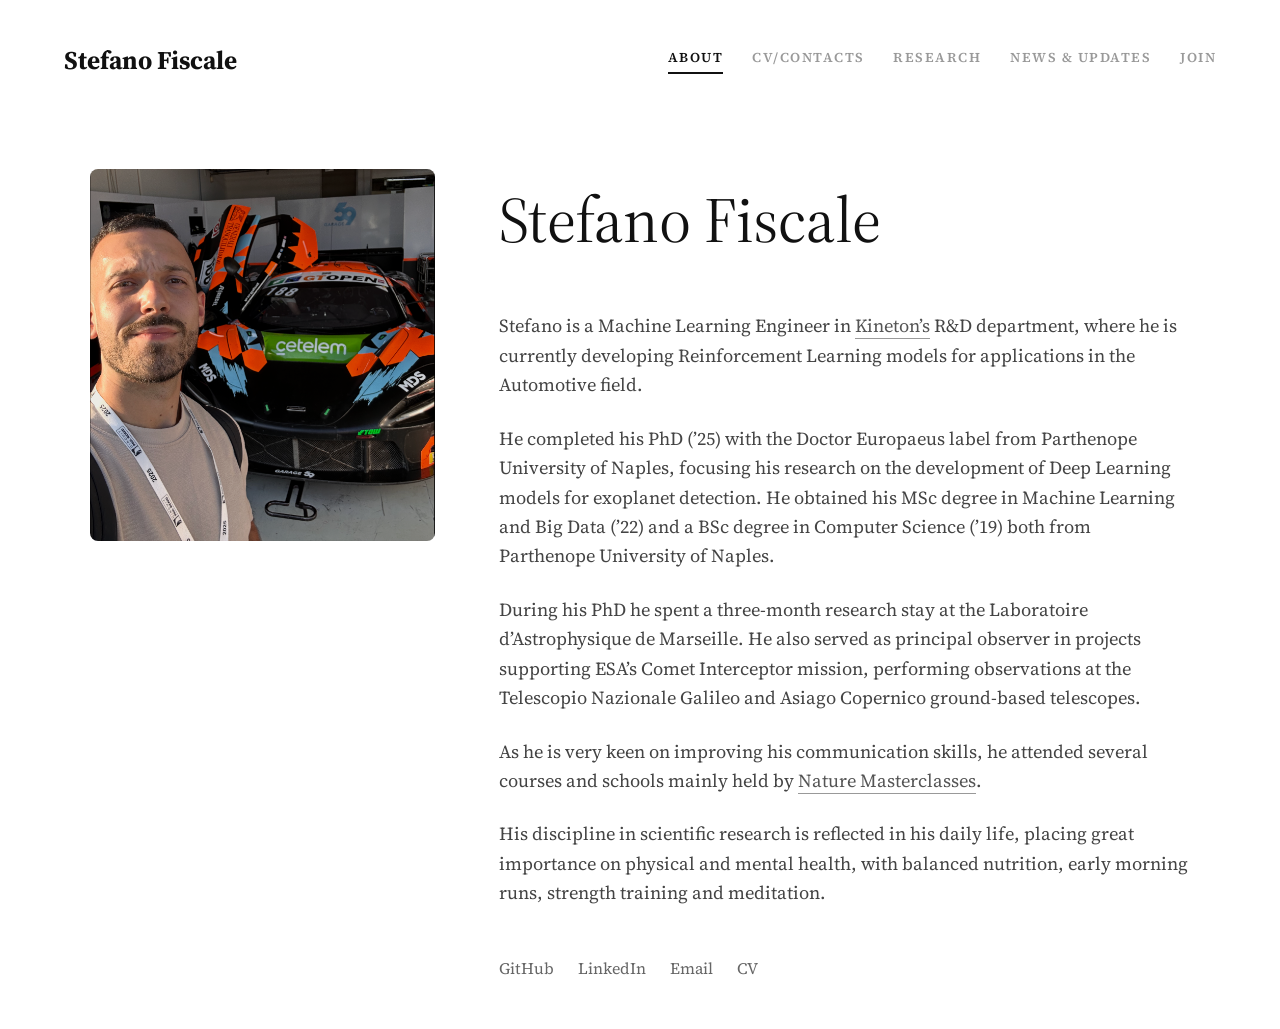
<file: index.html>
<!DOCTYPE html>
<html lang="en">
<head>
    <meta charset="UTF-8">
    <meta name="viewport" content="width=device-width, initial-scale=1.0">
    <title>Stefano Fiscale</title>
    
	<link rel="stylesheet" href="assets/css/main.css">
</head>
<body>

    <header>
        <a href="index.html" class="logo">Stefano Fiscale</a>
        <nav>
            
            <a href="index.html" class="active">About</a>
            <a href="cv.html">CV/Contacts</a>
            <a href="research.html">Research</a>
            <a href="news.html">News & Updates</a>
            <a href="join.html">Join</a>
        </nav>
    </header>

    <main>
        <div class="sidebar">
            <img src="images/2025-12-09_profile_img.png" alt="Stefano Fiscale">
        </div>
        
        <div class="content">
            <h1>Stefano Fiscale</h1>

            <p>
				Stefano is a Machine Learning Engineer in <a href="https://www.kineton.it/innovation-lab/" target="_blank">Kineton’s</a> R&D department, 
				where he is currently developing Reinforcement Learning models for applications in the Automotive field.
			</p>
            
            <p>
				He completed his PhD (’25) with the Doctor Europaeus label from Parthenope University of Naples, focusing his research on the development 
				of Deep Learning models for exoplanet detection. He obtained his MSc degree in Machine Learning and Big Data (’22) and a BSc degree in 
				Computer Science (’19) both from Parthenope University of Naples.
			</p>
            
            <p>
				During his PhD he spent a three-month research stay at the Laboratoire d’Astrophysique de Marseille. He also served as principal observer 
				in projects supporting ESA’s Comet Interceptor mission, performing observations at the Telescopio Nazionale Galileo and Asiago Copernico 
				ground-based telescopes. 
			</p>
            
            <p>
				As he is very keen on improving his communication skills, he attended several courses and schools mainly held by
				<a href="https://masterclasses.nature.com/" target="_blank">Nature Masterclasses</a>.
			</p>

			<p>
				His discipline in scientific research is reflected in his daily life, placing great importance on physical and mental health, 
				with balanced nutrition, early morning runs, strength training and meditation.
			</p>
            <div class="social-links">
                <a href="https://github.com/stefanofisc" target="_blank">GitHub</a>
                <a href="https://www.linkedin.com/in/stefano-fiscale-236322355" target="_blank">LinkedIn</a>
                <a href="mailto:stefano.fiscale.work@gmail.com">Email</a>
                <a href="https://drive.google.com/file/d/1MNudLSuUvdtPojoa0FHg28A_SY5tFzfO/view?usp=sharing" target="_blank">CV</a>
            </div>
        </div>
    </main>

</body>
</html>
</file>
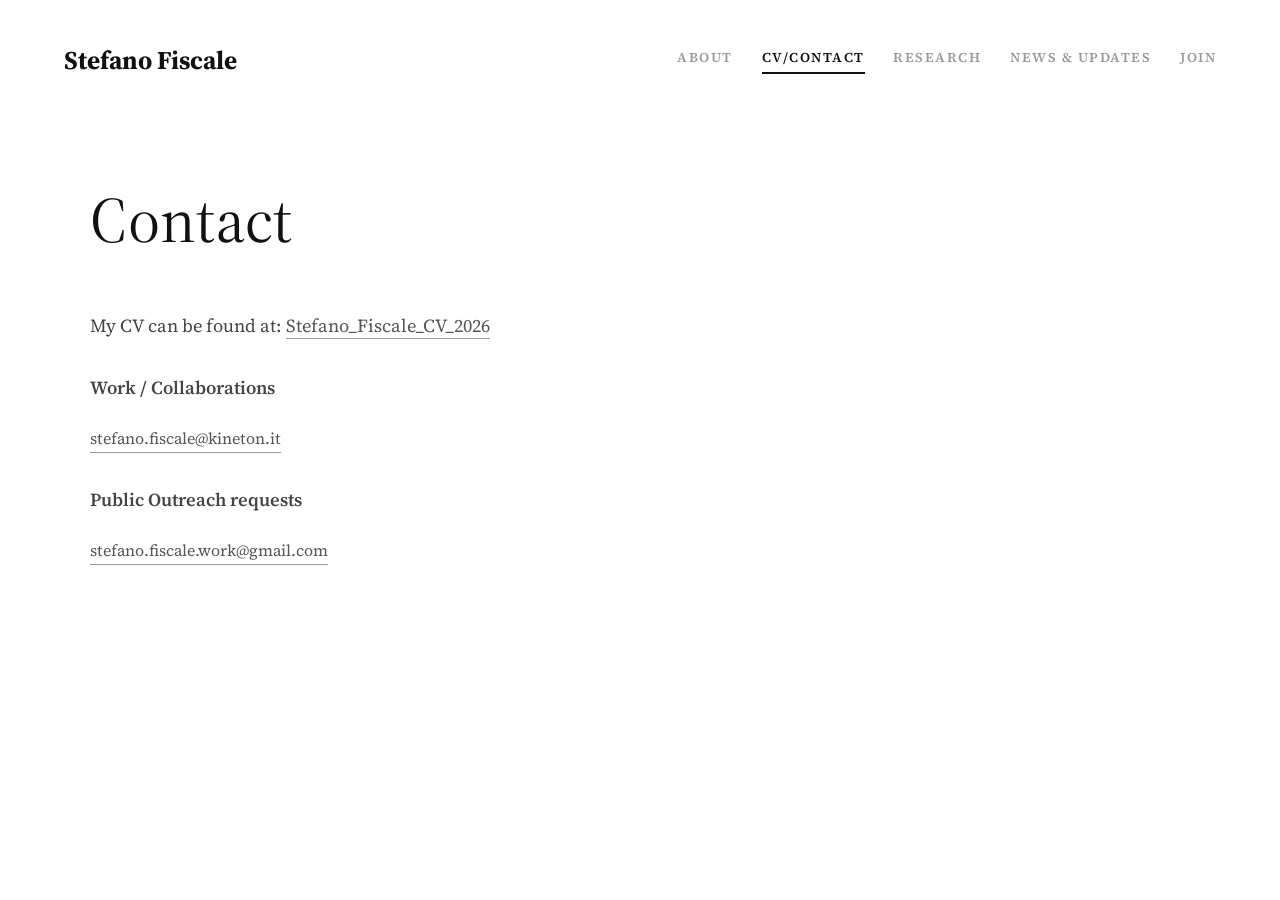
<file: cv.html>
<!DOCTYPE html>
<html lang="en">
<head>
    <meta charset="UTF-8">
    <meta name="viewport" content="width=device-width, initial-scale=1.0">
    <title>Contact</title>
    
    <link rel="stylesheet" href="assets/css/main.css">
</head>

<body>

    <header>
        <a href="index.html" class="logo">Stefano Fiscale</a>
        <nav>
            <a href="index.html">About</a>
            <a href="cv.html" class="active">CV/Contact</a>
            <a href="research.html">Research</a>
            <a href="news.html">News & Updates</a>
            <a href="join.html">Join</a>
        </nav>
    </header>

    <main>
        <div class="content">
            
            <h1 class="page-title">Contact</h1>
            
            <p>
                My CV can be found at: 
                <a href="https://drive.google.com/file/d/1MNudLSuUvdtPojoa0FHg28A_SY5tFzfO/view?usp=sharing" target="_blank">Stefano_Fiscale_CV_2026</a>
            </p>

            <p class="contact-heading">Work / Collaborations</p>
            <div class="contact-links">
                <a href="mailto:stefano.fiscale@kineton.it" class="contact-email">
                    stefano.fiscale@kineton.it
                </a>
            </div>

            <p class="contact-heading">Public Outreach requests</p>
            <div class="contact-links">
                <a href="mailto:stefano.fiscale.work@gmail.com" class="contact-email">
                    stefano.fiscale.work@gmail.com
                </a>
            </div>
        </div>
    </main>

</body>
</html>
</file>
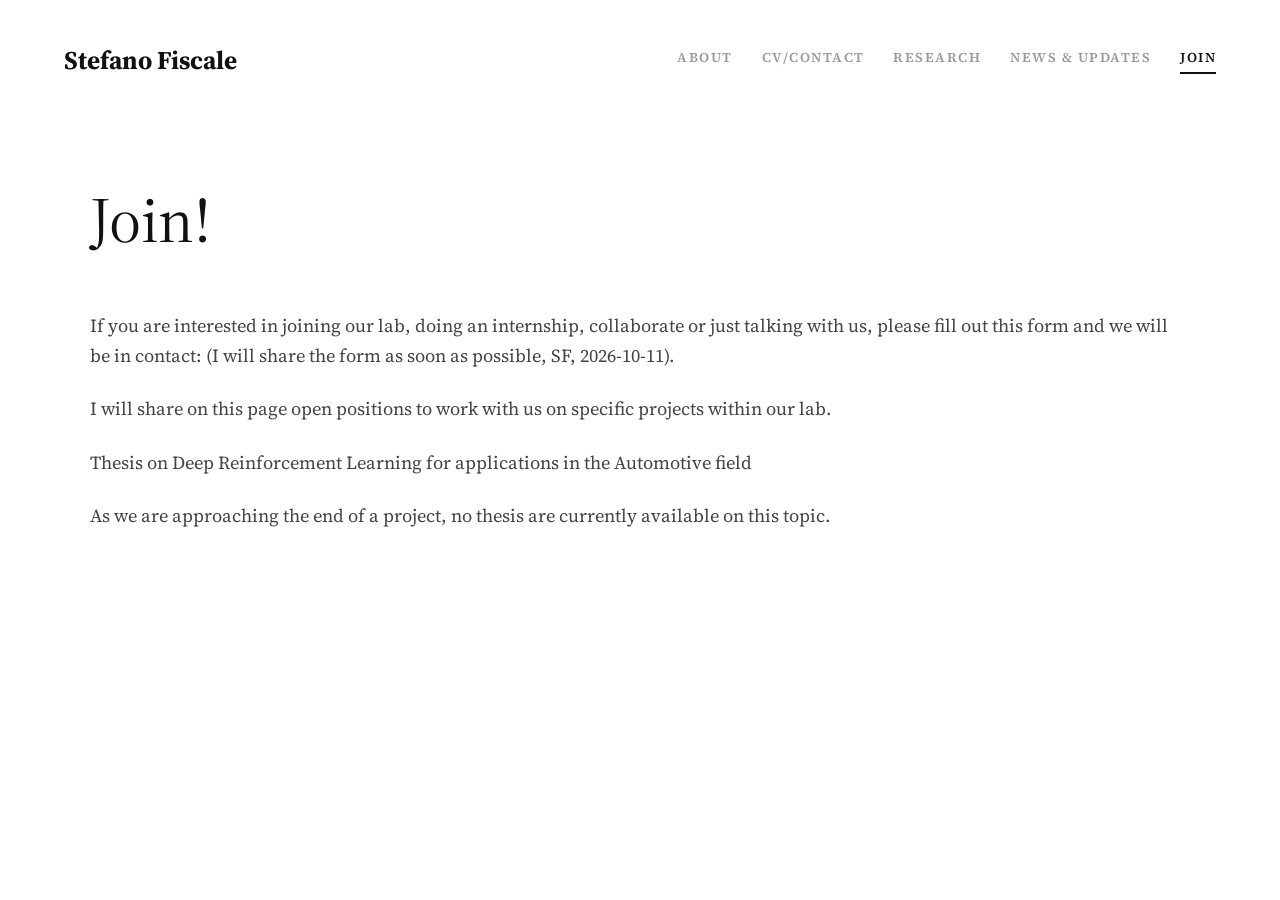
<file: join.html>
<!DOCTYPE html>
<html lang="en">
<head>
    <meta charset="UTF-8">
    <meta name="viewport" content="width=device-width, initial-scale=1.0">
    <title>Join</title>
    
    <link rel="stylesheet" href="assets/css/main.css">
</head>

<body>

    <header>
        <a href="join.html" class="logo">Stefano Fiscale</a>
        <nav>
            
            <a href="index.html">About</a>
            <a href="cv.html"">CV/Contact</a>
            <a href="research.html">Research</a>
            <a href="news.html">News & Updates</a>
            <a href="join.html" class="active">Join</a>
        </nav>
    </header>

    <main>

        <div class="content">
            <h1 class="page-title">Join!</h1>
          
        <p>
            If you are interested in joining our lab, doing an internship, collaborate or just talking with us, please fill out this form and we will be in contact:
          (I will share the form as soon as possible, SF, 2026-10-11).
        </p>
    
        <p>
            I will share on this page open positions to work with us on specific projects within our lab.
        </p>
            
          <p class="font-medium text-heading">Thesis on Deep Reinforcement Learning for applications in the Automotive field</p>
            <div class="mt-2 flex flex-wrap items-center gap-x-4 gap-y-1 text-sm text-muted">
                <p>As we are approaching the end of a project, no thesis are currently available on this topic.</p>
              
            </div>
            
        </div>
    </main>

</body>
</html>
</file>
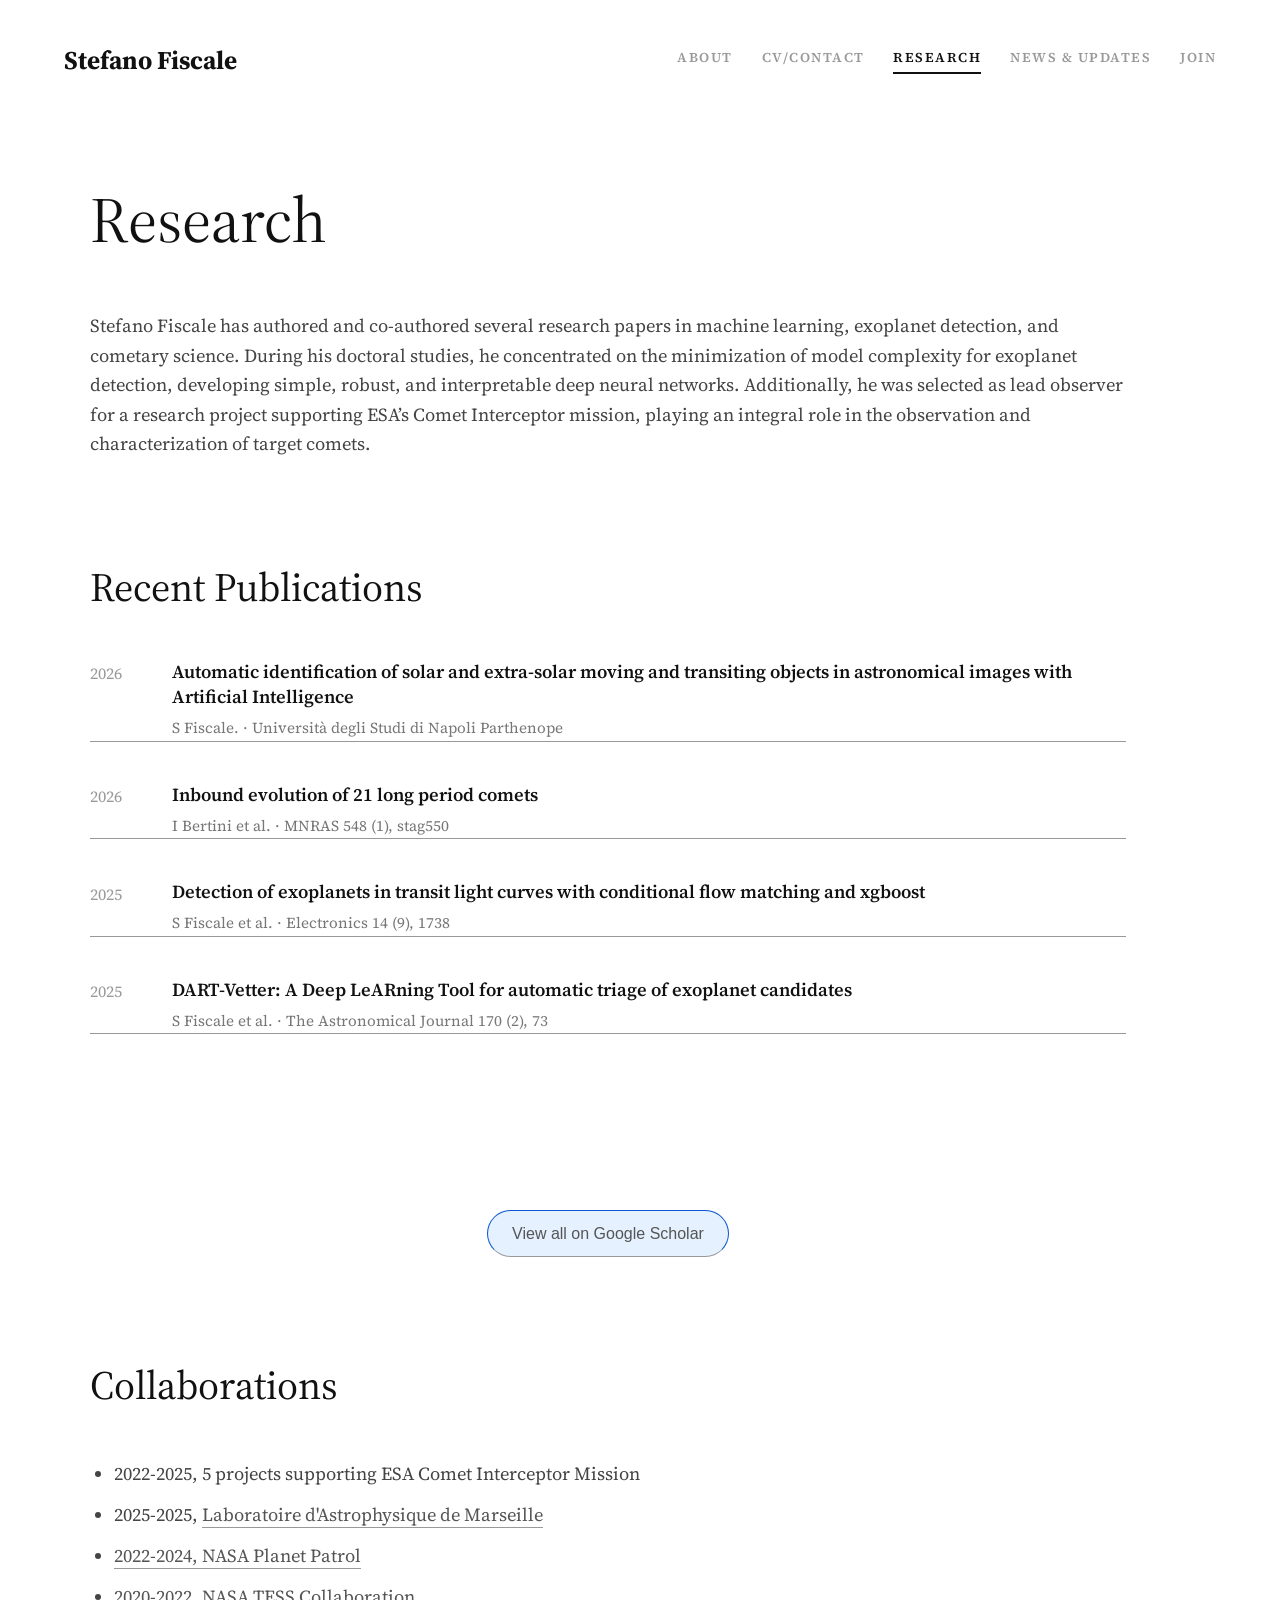
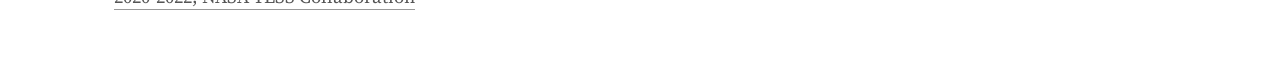
<file: research.html>
<!DOCTYPE html>
<html lang="en">
<head>
    <meta charset="UTF-8">
    <meta name="viewport" content="width=device-width, initial-scale=1.0">
    <title>Research</title>
    
    <link rel="stylesheet" href="assets/css/main.css">
</head>

<body>

    <header>
        <a href="index.html" class="logo">Stefano Fiscale</a>
        <nav>
            <a href="index.html">About</a>
            <a href="cv.html">CV/Contact</a>
            <a href="research.html" class="active">Research</a>
            <a href="news.html">News & Updates</a>
            <a href="join.html">Join</a>
        </nav>
    </header>

    <main>
        <div class="content">
            <h1 class="page-title">Research</h1>
            
            <p>
              Stefano Fiscale has authored and co-authored several research papers in machine learning, exoplanet detection, and cometary science. 
              During his doctoral studies, he concentrated on the minimization of model complexity for exoplanet detection, developing simple, robust, 
              and interpretable deep neural networks. Additionally, he was selected as lead observer for a research project supporting ESA’s Comet 
              Interceptor mission, playing an integral role in the observation and characterization of target comets.
            </p>

            <h2 class="section-title">Recent Publications</h2>
            
            <div class="publications-list">
                <!-- Pubblicazione 1 -->
                <a href="https://scholar.google.com/citations?view_op=view_citation&hl=it&user=ebQlHfIAAAAJ&sortby=pubdate&citation_for_view=ebQlHfIAAAAJ:-f6ydRqryjwC" target="_blank" class="pub-item">
                    <div class="pub-year">2026</div>
                    <div class="pub-details">
                        <div class="pub-title">Automatic identification of solar and extra-solar moving and transiting objects in astronomical images with Artificial Intelligence</div>
                        <div class="pub-authors">S Fiscale. · Università degli Studi di Napoli Parthenope</div>
                    </div>
                </a>

                <!-- Pubblicazione 2 -->
                <a href="https://scholar.google.com/citations?view_op=view_citation&hl=it&user=ebQlHfIAAAAJ&sortby=pubdate&citation_for_view=ebQlHfIAAAAJ:hC7cP41nSMkC" target="_blank" class="pub-item">
                    <div class="pub-year">2026</div>
                    <div class="pub-details">
                        <div class="pub-title">Inbound evolution of 21 long period comets</div>
                        <div class="pub-authors">I Bertini et al. · MNRAS 548 (1), stag550</div>
                    </div>
                </a>
                
                <!-- Pubblicazione 3 -->
                <a href="https://scholar.google.com/citations?view_op=view_citation&hl=it&user=ebQlHfIAAAAJ&sortby=pubdate&citation_for_view=ebQlHfIAAAAJ:M3ejUd6NZC8C" target="_blank" class="pub-item">
                    <div class="pub-year">2025</div>
                    <div class="pub-details">
                        <div class="pub-title">Detection of exoplanets in transit light curves with conditional flow matching and xgboost</div>
                        <div class="pub-authors">S Fiscale et al. · Electronics 14 (9), 1738</div>
                    </div>
                </a>

                <a href="https://scholar.google.com/citations?view_op=view_citation&hl=it&user=ebQlHfIAAAAJ&sortby=pubdate&citation_for_view=ebQlHfIAAAAJ:4DMP91E08xMC" target="_blank" class="pub-item">
                    <div class="pub-year">2025</div>
                    <div class="pub-details">
                        <div class="pub-title">DART-Vetter: A Deep LeARning Tool for automatic triage of exoplanet candidates</div>
                        <div class="pub-authors">S Fiscale et al. · The Astronomical Journal 170 (2), 73</div>
                    </div>
                </a>
              
            </div>

            <div class="scholar-button-container">
                <a href="https://scholar.google.com/citations?user=ebQlHfIAAAAJ&hl=it" target="_blank" class="scholar-button">View all on Google Scholar</a>
            </div>

            <h2 class="section-title">Collaborations</h2>
            
            <ul class="collaborations-list">
                <li>2022-2025, 5 projects supporting ESA Comet Interceptor Mission</li>
                <li>2025-2025, <a href="https://www.lam.fr/recherche/equipe/systemes-planetaires/presentation/" target="_blank">Laboratoire d'Astrophysique de Marseille</li>
                <li>2022-2024, <a href="https://www.zooniverse.org/projects/marckuchner/planet-patrol" target="_blank">NASA Planet Patrol</li>
                <li>2020-2022, <a href="https://www.nasa.gov/reference/the-transiting-exoplanet-survey-satellite/" target="_blank">NASA TESS Collaboration</li>
            </ul>

        </div>
    </main>

</body>
</html>
</file>
<file: assets/css/main.css>
@import url('https://fonts.googleapis.com/css2?family=Source+Serif+Pro:wght@400;600;700&display=swap');

body {
	margin: 0;
	padding: 0;
	background-color: #ffffff;
	color: #333;
	font-family: 'Source Serif Pro', 'Times New Roman', Times, serif;
	line-height: 1.6;
}

/* Barra di navigazione superiore */
header {
	display: flex;
	justify-content: space-between;
	align-items: center;
	padding: 2.5rem 5%;
	max-width: 1200px;
	margin: 0 auto;
}
.logo {
	font-size: 1.6rem;
	font-weight: 700;
	text-decoration: none;
	color: #111;
}
nav {
	display: flex;
	gap: 1.8rem;
	flex-wrap: wrap;
}
nav a {
	text-decoration: none;
	color: #999;
	font-size: 0.85rem;
	font-weight: 600;
	text-transform: uppercase;
	letter-spacing: 1.5px;
}
nav a:hover, nav a.active {
	color: #111;
	border-bottom: 2px solid #111;
	padding-bottom: 3px;
}

/* Layout principale a due colonne */
main {
	display: flex;
	flex-wrap: wrap;
	max-width: 1100px;
	margin: 3rem auto;
	padding: 0 5%;
	gap: 4rem;
}

/* Colonna Sinistra (Immagine) */
.sidebar {
	flex: 1;
	min-width: 280px;
	max-width: 350px;
}
.sidebar img {
	width: 100%;
	border-radius: 8px;
	object-fit: cover;
}

/* Colonna Destra (Testo) */
.content {
	flex: 2;
	min-width: 320px;
}
.content h1 {
	font-size: 4rem;
	font-weight: 400;
	margin-top: 0;
	margin-bottom: 2.5rem; /* Aumentato lo spazio sotto al titolo principale */
	color: #111;
}
.content p {
	margin-bottom: 1.5rem;
	font-size: 1.15rem;
	color: #444;
	text-align: left;
}
.content a {
	color: #555;
	text-decoration: none;
	border-bottom: 1px solid #999;
}
.content a:hover {
	color: #111;
	border-bottom-color: #111;
}

/* Link di contatto stile footer */
.social-links {
	margin-top: 3rem;
	display: flex;
	gap: 1.5rem;
	font-size: 1rem;
}
.social-links a {
	border: none;
	color: #666;
}
.social-links a:hover {
	color: #111;
	text-decoration: underline;
}

/* --- Nuovi stili per la pagina CV/Contatti --- */
.contact-heading {
    font-weight: 600;
    color: #111;
    margin-top: 2rem;
    margin-bottom: 0.5rem;
}

.contact-links {
    display: flex;
    flex-wrap: wrap;
    align-items: center;
    gap: 1rem;
    font-size: 1rem;
    color: #666;
    margin-bottom: 1.5rem;
}

.contact-email {
    color: #111;
    text-decoration: underline;
    text-underline-offset: 4px;
    transition: color 0.2s ease;
}

.contact-email:hover {
    color: #000;
    text-decoration-color: #000;
}

/* Responsività per schermi piccoli */
@media (max-width: 768px) {
	header {
		flex-direction: column;
		align-items: flex-start;
		gap: 1.5rem;
	}
	main {
		flex-direction: column;
	}
}

/* --- Nuovi stili per la pagina Research --- */

/* Applica la spaziatura richiesta (6rem in alto) per simulare l'h1.page-title, e un margine in basso */
.section-title {
    margin-top: 6rem;
    margin-bottom: 2.5rem;
    font-size: 2.5rem;
    font-weight: 400;
    color: #111;
}

/* Stile per la lista pubblicazioni (simile a Screenshot 1) */
.publications-list {
    display: flex;
    flex-direction: column;
    gap: 2.5rem;
}

.pub-item {
    display: flex;
    gap: 2rem;
    text-decoration: none;
    color: inherit;
    transition: transform 0.2s ease, opacity 0.2s ease;
}

.pub-item:hover {
    opacity: 0.7;
}

.pub-year {
    color: #999;
    font-size: 1rem;
    flex-shrink: 0;
    width: 50px;
    padding-top: 0.15rem;
}

.pub-details {
    display: flex;
    flex-direction: column;
    gap: 0.4rem;
}

.pub-title {
    font-weight: 600;
    color: #111;
    font-size: 1.15rem;
    line-height: 1.4;
}

.pub-authors {
    color: #777;
    font-size: 0.95rem;
}

/* Stile e spaziatura per il pulsante Google Scholar (Screenshot 2) */
.scholar-button-container {
    margin-top: 11rem; /* Spaziatura esatta richiesta */
    margin-bottom: 2rem;
    text-align: center; /* Per centrare il pulsante se lo desideri. Rimuovi per allineare a sinistra */
}

.scholar-button {
    display: inline-block;
    background-color: #e5f1ff; /* Azzurro chiaro */
    border: 1.5px solid #0b57d0; /* Bordo blu scuro */
    color: #1f1f1f;
    padding: 0.6rem 1.5rem;
    border-radius: 50px; /* Effetto pillola */
    font-size: 1rem;
    font-weight: 500;
    font-family: -apple-system, BlinkMacSystemFont, "Segoe UI", Roboto, Helvetica, Arial, sans-serif;
    text-decoration: none;
    transition: background-color 0.2s ease;
}

.scholar-button:hover {
    background-color: #cce4ff; /* Scurisce leggermente al passaggio del mouse */
    color: #1f1f1f;
}

/* Lista collaborazioni */
.collaborations-list {
    list-style-type: disc;
    padding-left: 1.5rem;
    color: #444;
    font-size: 1.15rem;
    line-height: 1.8;
}

.collaborations-list li {
    margin-bottom: 0.5rem;
}

/* Adattamenti per Mobile */
@media (max-width: 768px) {
    .section-title {
        margin-top: 4rem; /* Leggera riduzione su mobile per non esagerare con lo spazio vuoto */
    }
    .scholar-button-container {
        margin-top: 6rem;
    }
    .pub-item {
        flex-direction: column;
        gap: 0.5rem;
    }
    .pub-year {
        width: auto;
    }
}
</file>
